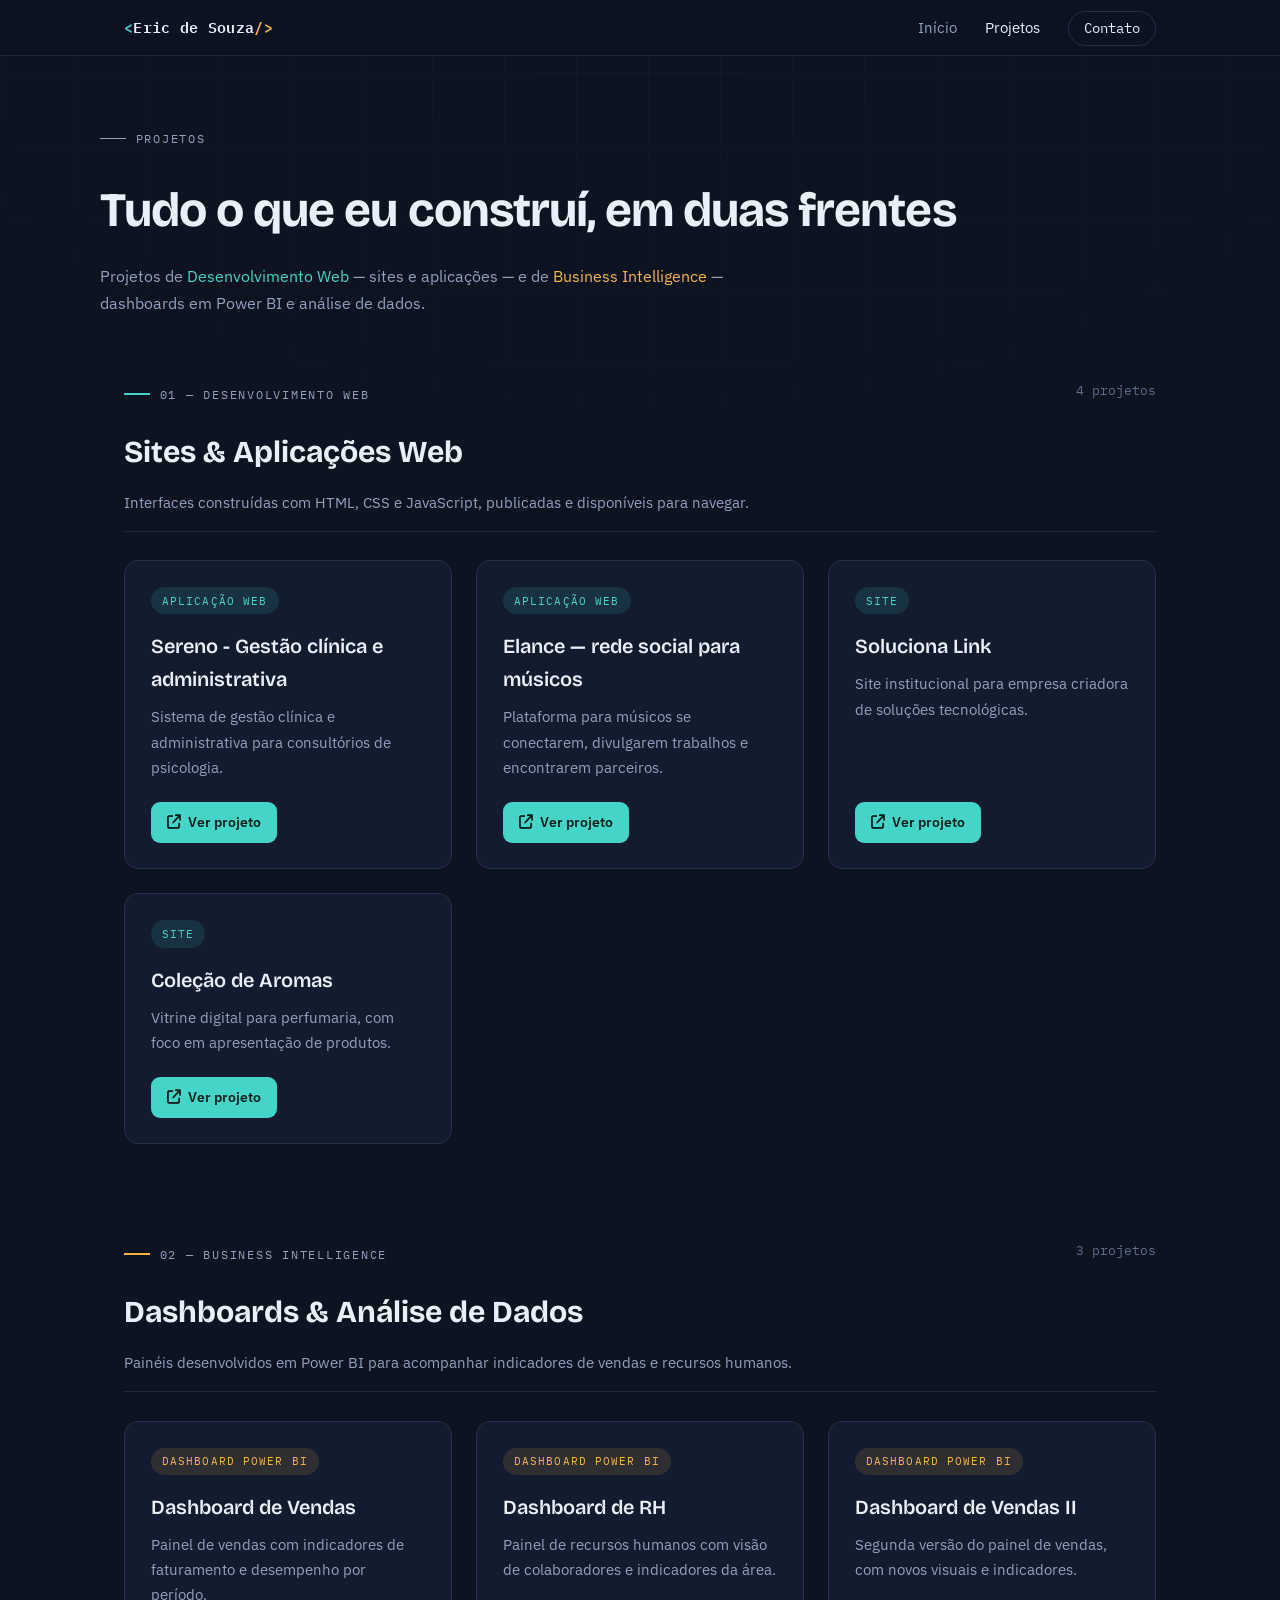
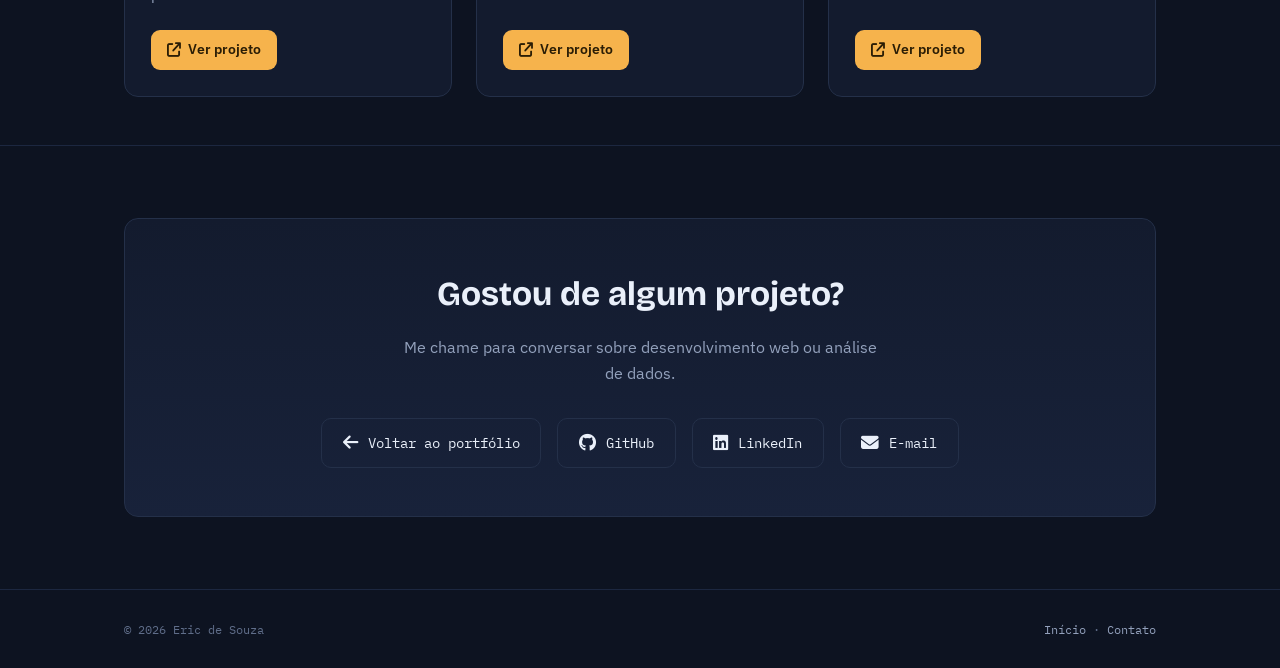
<file: demos.html>
<!DOCTYPE html>
<html lang="pt-BR">
<head>
    <meta charset="UTF-8">
    <meta name="viewport" content="width=device-width, initial-scale=1.0">
    <title>Projetos — Eric de Souza</title>
    <meta name="description" content="Projetos de Eric de Souza organizados em duas categorias: Desenvolvimento Web (sites e aplicações) e Business Intelligence (dashboards em Power BI).">
    <link rel="preconnect" href="https://fonts.googleapis.com">
    <link rel="preconnect" href="https://fonts.gstatic.com" crossorigin>
    <link href="https://fonts.googleapis.com/css2?family=Bricolage+Grotesque:wght@500;600;700&family=IBM+Plex+Sans:wght@400;500;600&family=IBM+Plex+Mono:wght@400;500;600&display=swap" rel="stylesheet">
    <link rel="stylesheet" href="https://cdnjs.cloudflare.com/ajax/libs/font-awesome/6.4.0/css/all.min.css">
    <link rel="stylesheet" href="style.css">
</head>
<body>

    <header class="nav">
        <div class="nav-inner">
            <a href="index.html" class="nav-logo">
                <span class="tick-web">&lt;</span>Eric de Souza<span class="tick-bi">/&gt;</span>
            </a>
            <nav aria-label="Navegação principal">
                <ul class="nav-links">
                    <li class="hide-mobile"><a href="index.html">Início</a></li>
                    <li><a href="demos.html" aria-current="page">Projetos</a></li>
                    <li><a href="index.html#contato" class="nav-cta">Contato</a></li>
                </ul>
            </nav>
        </div>
    </header>

    <main>

        <div class="container page-header">
            <p class="eyebrow">Projetos</p>
            <h1 style="font-family: var(--font-display); font-size: clamp(2rem, 5vw, 3rem); font-weight: 700; letter-spacing: -0.02em;">
                Tudo o que eu construí, em duas frentes
            </h1>
            <p style="color: var(--muted); max-width: 40rem; margin-top: 0.8rem;">
                Projetos de <span style="color: var(--web);">Desenvolvimento Web</span> — sites e aplicações —
                e de <span style="color: var(--bi);">Business Intelligence</span> — dashboards em Power BI e análise de dados.
            </p>
        </div>

        <!-- ============ DESENVOLVIMENTO WEB ============ -->
        <section class="category-section" id="web" aria-labelledby="titulo-web">
            <div class="container">
                <div class="category-head reveal">
                    <div>
                        <p class="eyebrow web-tick">01 — Desenvolvimento Web</p>
                        <h2 id="titulo-web">Sites & Aplicações Web</h2>
                    </div>
                    <span class="count">4 projetos</span>
                    <p class="category-desc">Interfaces construídas com HTML, CSS e JavaScript, publicadas e disponíveis para navegar.</p>
                </div>

                <div class="projects-grid">

   <article class="project-card web reveal">
                        <span class="project-tag">Aplicação Web</span>
                        <h3>Sereno - Gestão clínica e administrativa </h3>
                        <p>Sistema de gestão clínica e administrativa para consultórios de psicologia.</p>
                        <div class="project-links">
                            <a class="link-demo" href="https://erickizz.github.io/clinica/" target="_blank" rel="noopener noreferrer">
                                <i class="fas fa-arrow-up-right-from-square" aria-hidden="true"></i> Ver projeto
                            </a>
              
                        </div>
                    </article>
                    
                    <article class="project-card web reveal">
                        <span class="project-tag">Aplicação Web</span>
                        <h3>Elance — rede social para músicos</h3>
                        <p>Plataforma para músicos se conectarem, divulgarem trabalhos e encontrarem parceiros.</p>
                        <div class="project-links">
                            <a class="link-demo" href="https://erickizz.github.io/elance/" target="_blank" rel="noopener noreferrer">
                                <i class="fas fa-arrow-up-right-from-square" aria-hidden="true"></i> Ver projeto
                            </a>
              
                        </div>
                    </article>

                    <article class="project-card web reveal">
                        <span class="project-tag">Site</span>
                        <h3>Soluciona Link</h3>
                        <p>Site institucional para empresa criadora de soluções tecnológicas.</p>
                        <div class="project-links">
                            <a class="link-demo" href="https://erickizz.github.io/Soluciona-Link/index.html" target="_blank" rel="noopener noreferrer">
                                <i class="fas fa-arrow-up-right-from-square" aria-hidden="true"></i> Ver projeto
                            </a>
                   
                        </div>
                    </article>

                    <article class="project-card web reveal">
                        <span class="project-tag">Site</span>
                        <h3>Coleção de Aromas</h3>
                        <p>Vitrine digital para perfumaria, com foco em apresentação de produtos.</p>
                        <div class="project-links">
                            <a class="link-demo" href="https://erickizz.github.io/colecao-aromas/index.html" target="_blank" rel="noopener noreferrer">
                                <i class="fas fa-arrow-up-right-from-square" aria-hidden="true"></i> Ver projeto
                            </a>
                          
                        </div>
                    </article>

                </div>
            </div>
        </section>

        <!-- ============ BUSINESS INTELLIGENCE ============ -->
        <section class="category-section" id="bi" aria-labelledby="titulo-bi">
            <div class="container">
                <div class="category-head reveal">
                    <div>
                        <p class="eyebrow bi-tick">02 — Business Intelligence</p>
                        <h2 id="titulo-bi">Dashboards & Análise de Dados</h2>
                    </div>
                    <span class="count">3 projetos</span>
                    <p class="category-desc">Painéis desenvolvidos em Power BI para acompanhar indicadores de vendas e recursos humanos.</p>
                </div>

                <div class="projects-grid">

                    <article class="project-card bi reveal">
                        <span class="project-tag">Dashboard Power BI</span>
                        <h3>Dashboard de Vendas</h3>
                        <p>Painel de vendas com indicadores de faturamento e desempenho por período.</p>
                        <div class="project-links">
                            <a class="link-demo" href="https://erickizz.github.io/Dashboard_vendas/" target="_blank" rel="noopener noreferrer">
                                <i class="fas fa-arrow-up-right-from-square" aria-hidden="true"></i> Ver projeto
                            </a>
                        </div>
                    </article>

                    <article class="project-card bi reveal">
                        <span class="project-tag">Dashboard Power BI</span>
                        <h3>Dashboard de RH</h3>
                        <p>Painel de recursos humanos com visão de colaboradores e indicadores da área.</p>
                        <div class="project-links">
                            <a class="link-demo" href="https://erickizz.github.io/02_Dash_rh_o-antigo-e-o-3/" target="_blank" rel="noopener noreferrer">
                                <i class="fas fa-arrow-up-right-from-square" aria-hidden="true"></i> Ver projeto
                            </a>
                        </div>
                    </article>

                    <article class="project-card bi reveal">
                        <span class="project-tag">Dashboard Power BI</span>
                        <h3>Dashboard de Vendas II</h3>
                        <p>Segunda versão do painel de vendas, com novos visuais e indicadores.</p>
                        <div class="project-links">
                            <a class="link-demo" href="https://erickizz.github.io/02_Dash_rh/" target="_blank" rel="noopener noreferrer">
                                <i class="fas fa-arrow-up-right-from-square" aria-hidden="true"></i> Ver projeto
                            </a>
                        </div>
                    </article>

                </div>
            </div>
        </section>

        <!-- ============ CTA ============ -->
        <section class="contact">
            <div class="container">
                <div class="contact-box reveal">
                    <h2>Gostou de algum projeto?</h2>
                    <p>Me chame para conversar sobre desenvolvimento web ou análise de dados.</p>
                    <div class="contact-links">
                        <a href="index.html#contato">
                            <i class="fas fa-arrow-left" aria-hidden="true"></i> Voltar ao portfólio
                        </a>
                        <a href="https://github.com/Erickizz" target="_blank" rel="noopener noreferrer">
                            <i class="fab fa-github" aria-hidden="true"></i> GitHub
                        </a>
                          <a href="https://www.linkedin.com/in/eric-souza-273b02310?utm_source=share&utm_campaign=share_via&utm_content=profile&utm_medium=android_app" target="_blank" rel="noopener noreferrer">
                            <i class="fab fa-linkedin" aria-hidden="true"></i> LinkedIn
                        </a>
                        <a href="mailto:sdani31569@gmail.com">
                            <i class="fas fa-envelope" aria-hidden="true"></i> E-mail
                        </a>
                    </div>
                </div>
            </div>
        </section>

    </main>

    <footer>
        <div class="footer-inner">
            <span>© 2026 Eric de Souza</span>
            <span><a href="index.html">Início</a> · <a href="index.html#contato">Contato</a></span>
        </div>
    </footer>

    <script src="script.js"></script>
</body>
</html>
</file>
<file: style.css>
/* ============================================================
   Eric de Souza — Portfólio
   Design system: "código + dados"
   Web  = ciano  (--web)
   BI   = âmbar  (--bi)
   ============================================================ */

:root {
  --bg: #0d1321;
  --surface: #131b2e;
  --surface-2: #18223a;
  --line: #243049;
  --line-soft: #1c2740;
  --text: #eaf0fa;
  --muted: #93a1bc;
  --faint: #5f6d89;

  --web: #45d4c8;
  --web-soft: rgba(69, 212, 200, 0.12);
  --bi: #f6b34c;
  --bi-soft: rgba(246, 179, 76, 0.12);

  --font-display: "Bricolage Grotesque", "IBM Plex Sans", sans-serif;
  --font-body: "IBM Plex Sans", system-ui, sans-serif;
  --font-mono: "IBM Plex Mono", ui-monospace, monospace;

  --radius: 14px;
  --container: 1080px;
}

* { margin: 0; padding: 0; box-sizing: border-box; }

html { scroll-behavior: smooth; }

body {
  background: var(--bg);
  color: var(--text);
  font-family: var(--font-body);
  font-size: 1rem;
  line-height: 1.65;
  -webkit-font-smoothing: antialiased;
  overflow-x: hidden;
}

/* Grade de fundo sutil — gridlines de gráfico / grid de layout */
body::before {
  content: "";
  position: fixed;
  inset: 0;
  background-image:
    linear-gradient(var(--line-soft) 1px, transparent 1px),
    linear-gradient(90deg, var(--line-soft) 1px, transparent 1px);
  background-size: 72px 72px;
  opacity: 0.35;
  pointer-events: none;
  z-index: 0;
  mask-image: radial-gradient(ellipse 90% 70% at 50% 0%, #000 0%, transparent 75%);
  -webkit-mask-image: radial-gradient(ellipse 90% 70% at 50% 0%, #000 0%, transparent 75%);
}

main, header, footer { position: relative; z-index: 1; }

::selection { background: var(--web); color: #06201d; }

a { color: inherit; }

.container {
  max-width: var(--container);
  margin: 0 auto;
  padding: 0 1.5rem;
}

/* ---------- Navegação ---------- */
.nav {
  position: sticky;
  top: 0;
  z-index: 50;
  background: rgba(13, 19, 33, 0.82);
  backdrop-filter: blur(12px);
  -webkit-backdrop-filter: blur(12px);
  border-bottom: 1px solid var(--line-soft);
}

.nav-inner {
  max-width: var(--container);
  margin: 0 auto;
  padding: 0.9rem 1.5rem;
  display: flex;
  align-items: center;
  justify-content: space-between;
  gap: 1rem;
}

.nav-logo {
  font-family: var(--font-mono);
  font-size: 0.95rem;
  font-weight: 600;
  text-decoration: none;
  letter-spacing: 0.02em;
  white-space: nowrap;
}

.nav-logo .tick-web { color: var(--web); }
.nav-logo .tick-bi { color: var(--bi); }

.nav-links {
  display: flex;
  align-items: center;
  gap: 1.75rem;
  list-style: none;
}

.nav-links a {
  font-size: 0.92rem;
  color: var(--muted);
  text-decoration: none;
  transition: color 0.2s ease;
}

.nav-links a:hover,
.nav-links a[aria-current="page"] { color: var(--text); }

.nav-links a.nav-cta {
  color: var(--text);
  font-family: var(--font-mono);
  font-size: 0.85rem;
  padding: 0.45rem 0.95rem;
  border: 1px solid var(--line);
  border-radius: 999px;
  transition: border-color 0.2s ease, background 0.2s ease;
}

.nav-links a.nav-cta:hover {
  border-color: var(--web);
  background: var(--web-soft);
}

/* ---------- Hero ---------- */
.hero {
  padding: 6.5rem 0 5rem;
}

.hero-grid {
  display: grid;
  grid-template-columns: 1.15fr 0.85fr;
  gap: 3.5rem;
  align-items: center;
}

.eyebrow {
  font-family: var(--font-mono);
  font-size: 0.78rem;
  letter-spacing: 0.14em;
  text-transform: uppercase;
  color: var(--muted);
  display: flex;
  align-items: center;
  gap: 0.6rem;
  margin-bottom: 1.4rem;
}

.eyebrow::before {
  content: "";
  width: 26px;
  height: 1px;
  background: var(--muted);
  display: inline-block;
}

.hero h1 {
  font-family: var(--font-display);
  font-size: clamp(2.6rem, 6vw, 4.2rem);
  font-weight: 700;
  line-height: 1.05;
  letter-spacing: -0.02em;
  margin-bottom: 1.4rem;
}

.hero h1 .accent-web { color: var(--web); }
.hero h1 .accent-bi { color: var(--bi); }

.hero-sub {
  font-size: 1.12rem;
  color: var(--muted);
  max-width: 34rem;
  margin-bottom: 2.2rem;
}

.hero-tags {
  display: flex;
  flex-wrap: wrap;
  gap: 0.6rem;
  margin-bottom: 2.4rem;
}

.chip {
  font-family: var(--font-mono);
  font-size: 0.78rem;
  padding: 0.35rem 0.85rem;
  border-radius: 999px;
  border: 1px solid var(--line);
  color: var(--muted);
}

.chip.web { border-color: rgba(69, 212, 200, 0.4); color: var(--web); background: var(--web-soft); }
.chip.bi { border-color: rgba(246, 179, 76, 0.4); color: var(--bi); background: var(--bi-soft); }

.hero-actions { display: flex; flex-wrap: wrap; gap: 0.9rem; }

.btn {
  display: inline-flex;
  align-items: center;
  gap: 0.5rem;
  font-family: var(--font-body);
  font-weight: 600;
  font-size: 0.95rem;
  text-decoration: none;
  padding: 0.8rem 1.5rem;
  border-radius: 10px;
  transition: transform 0.2s ease, box-shadow 0.2s ease, background 0.2s ease, border-color 0.2s ease;
}

.btn-primary {
  background: var(--web);
  color: #06201d;
}

.btn-primary:hover {
  transform: translateY(-2px);
  box-shadow: 0 8px 24px rgba(69, 212, 200, 0.25);
}

.btn-ghost {
  border: 1px solid var(--line);
  color: var(--text);
}

.btn-ghost:hover {
  border-color: var(--muted);
  transform: translateY(-2px);
}

/* Painel do hero: gráfico que cresce ao carregar */
.hero-visual {
  background: linear-gradient(180deg, var(--surface) 0%, var(--surface-2) 100%);
  border: 1px solid var(--line);
  border-radius: var(--radius);
  padding: 1.4rem 1.4rem 1.1rem;
  box-shadow: 0 24px 60px rgba(0, 0, 0, 0.35);
}

.hero-visual-head {
  display: flex;
  align-items: center;
  justify-content: space-between;
  font-family: var(--font-mono);
  font-size: 0.72rem;
  color: var(--faint);
  letter-spacing: 0.08em;
  margin-bottom: 0.9rem;
}

.hero-visual-head .dots { display: flex; gap: 5px; }
.hero-visual-head .dots span {
  width: 8px; height: 8px; border-radius: 50%;
  background: var(--line);
}

.hero-chart {
  display: flex;
  align-items: flex-end;
  gap: 10px;
  height: 150px;
  padding-top: 0.5rem;
  border-bottom: 1px solid var(--line);
}

.hero-chart .bar {
  flex: 1;
  border-radius: 5px 5px 0 0;
  background: linear-gradient(180deg, var(--web) 0%, rgba(69, 212, 200, 0.25) 100%);
  transform-origin: bottom;
  animation: growBar 0.9s cubic-bezier(0.22, 1, 0.36, 1) both;
}

.hero-chart .bar.bi-bar {
  background: linear-gradient(180deg, var(--bi) 0%, rgba(246, 179, 76, 0.25) 100%);
}

.hero-chart .bar:nth-child(1) { height: 42%; animation-delay: 0.15s; }
.hero-chart .bar:nth-child(2) { height: 68%; animation-delay: 0.25s; }
.hero-chart .bar:nth-child(3) { height: 55%; animation-delay: 0.35s; }
.hero-chart .bar:nth-child(4) { height: 88%; animation-delay: 0.45s; }
.hero-chart .bar:nth-child(5) { height: 62%; animation-delay: 0.55s; }
.hero-chart .bar:nth-child(6) { height: 100%; animation-delay: 0.65s; }

@keyframes growBar {
  from { transform: scaleY(0); }
  to { transform: scaleY(1); }
}

.hero-chart-labels {
  display: flex;
  justify-content: space-between;
  font-family: var(--font-mono);
  font-size: 0.68rem;
  color: var(--faint);
  padding-top: 0.6rem;
}

.hero-code-line {
  font-family: var(--font-mono);
  font-size: 0.78rem;
  color: var(--muted);
  margin-top: 1rem;
  overflow: hidden;
  white-space: nowrap;
  text-overflow: ellipsis;
}

.hero-code-line .kw { color: var(--web); }
.hero-code-line .str { color: var(--bi); }

/* ---------- Seções ---------- */
section { padding: 4.5rem 0; }

.section-head { margin-bottom: 2.6rem; }

.section-head h2 {
  font-family: var(--font-display);
  font-size: clamp(1.7rem, 3.5vw, 2.3rem);
  font-weight: 700;
  letter-spacing: -0.01em;
  margin-top: 0.4rem;
}

.section-head p {
  color: var(--muted);
  max-width: 38rem;
  margin-top: 0.7rem;
}

.eyebrow.web-tick::before { background: var(--web); height: 2px; }
.eyebrow.bi-tick::before { background: var(--bi); height: 2px; }

/* ---------- Sobre / Stack ---------- */
.about-grid {
  display: grid;
  grid-template-columns: 1fr 1fr;
  gap: 1.5rem;
}

.stack-card {
  background: var(--surface);
  border: 1px solid var(--line);
  border-radius: var(--radius);
  padding: 1.8rem;
}

.stack-card h3 {
  font-family: var(--font-display);
  font-size: 1.15rem;
  font-weight: 600;
  display: flex;
  align-items: center;
  gap: 0.6rem;
  margin-bottom: 0.5rem;
}

.stack-card h3 i { font-size: 1rem; }
.stack-card.card-web h3 i { color: var(--web); }
.stack-card.card-bi h3 i { color: var(--bi); }

.stack-card > p {
  color: var(--muted);
  font-size: 0.95rem;
  margin-bottom: 1.3rem;
}

.stack-list {
  display: flex;
  flex-wrap: wrap;
  gap: 0.55rem;
  list-style: none;
}

.stack-list li {
  font-family: var(--font-mono);
  font-size: 0.8rem;
  color: var(--text);
  background: var(--surface-2);
  border: 1px solid var(--line);
  border-radius: 8px;
  padding: 0.45rem 0.8rem;
  display: inline-flex;
  align-items: center;
  gap: 0.5rem;
}

.stack-list li img {
  width: 16px;
  height: 16px;
  object-fit: contain;
}

/* ---------- Projetos ---------- */
.projects-grid {
  display: grid;
  grid-template-columns: repeat(auto-fill, minmax(300px, 1fr));
  gap: 1.5rem;
}

.project-card {
  display: flex;
  flex-direction: column;
  background: var(--surface);
  border: 1px solid var(--line);
  border-radius: var(--radius);
  padding: 1.6rem;
  transition: transform 0.25s ease, border-color 0.25s ease, box-shadow 0.25s ease;
}

.project-card:hover {
  transform: translateY(-5px);
  box-shadow: 0 16px 40px rgba(0, 0, 0, 0.35);
}

.project-card.web:hover { border-color: rgba(69, 212, 200, 0.5); }
.project-card.bi:hover { border-color: rgba(246, 179, 76, 0.5); }

.project-tag {
  font-family: var(--font-mono);
  font-size: 0.7rem;
  letter-spacing: 0.1em;
  text-transform: uppercase;
  align-self: flex-start;
  padding: 0.28rem 0.7rem;
  border-radius: 999px;
  margin-bottom: 1rem;
}

.project-card.web .project-tag { color: var(--web); background: var(--web-soft); }
.project-card.bi .project-tag { color: var(--bi); background: var(--bi-soft); }

.project-card h3 {
  font-family: var(--font-display);
  font-size: 1.25rem;
  font-weight: 600;
  margin-bottom: 0.5rem;
}

.project-card > p {
  color: var(--muted);
  font-size: 0.95rem;
  flex-grow: 1;
  margin-bottom: 1.4rem;
}

.project-links {
  display: flex;
  flex-wrap: wrap;
  gap: 0.7rem;
}

.project-links a {
  display: inline-flex;
  align-items: center;
  gap: 0.45rem;
  font-size: 0.88rem;
  font-weight: 600;
  text-decoration: none;
  padding: 0.55rem 1rem;
  border-radius: 9px;
  transition: transform 0.2s ease, background 0.2s ease, border-color 0.2s ease;
}

.project-links a:hover { transform: translateY(-2px); }

.link-demo { color: #06201d; background: var(--web); }
.project-card.bi .link-demo { color: #2a1d05; background: var(--bi); }

.link-code {
  color: var(--text);
  border: 1px solid var(--line);
}

.link-code:hover { border-color: var(--muted); }

.projects-cta { text-align: center; margin-top: 2.8rem; }

/* ---------- Contato ---------- */
.contact {
  border-top: 1px solid var(--line-soft);
}

.contact-box {
  background: linear-gradient(180deg, var(--surface) 0%, var(--surface-2) 100%);
  border: 1px solid var(--line);
  border-radius: var(--radius);
  padding: 3rem 2rem;
  text-align: center;
}

.contact-box h2 {
  font-family: var(--font-display);
  font-size: clamp(1.6rem, 3vw, 2.1rem);
  font-weight: 700;
  margin-bottom: 0.7rem;
}

.contact-box p {
  color: var(--muted);
  max-width: 30rem;
  margin: 0 auto 2rem;
}

.contact-links {
  display: flex;
  justify-content: center;
  flex-wrap: wrap;
  gap: 1rem;
}

.contact-links a {
  display: inline-flex;
  align-items: center;
  gap: 0.6rem;
  font-family: var(--font-mono);
  font-size: 0.9rem;
  text-decoration: none;
  color: var(--text);
  border: 1px solid var(--line);
  border-radius: 10px;
  padding: 0.75rem 1.3rem;
  transition: transform 0.2s ease, border-color 0.2s ease, background 0.2s ease;
}

.contact-links a:hover {
  transform: translateY(-2px);
  border-color: var(--web);
  background: var(--web-soft);
}

.contact-links a i { font-size: 1.1rem; }

/* ---------- Rodapé ---------- */
footer {
  border-top: 1px solid var(--line-soft);
  padding: 1.8rem 0;
}

.footer-inner {
  max-width: var(--container);
  margin: 0 auto;
  padding: 0 1.5rem;
  display: flex;
  align-items: center;
  justify-content: space-between;
  gap: 1rem;
  font-family: var(--font-mono);
  font-size: 0.78rem;
  color: var(--faint);
}

.footer-inner a { color: var(--muted); text-decoration: none; }
.footer-inner a:hover { color: var(--text); }

/* ---------- Página de projetos ---------- */
.page-header { padding: 4.5rem 0 1rem; }

.category-section { padding: 3rem 0; }

.category-head {
  display: flex;
  align-items: baseline;
  justify-content: space-between;
  flex-wrap: wrap;
  gap: 0.5rem;
  margin-bottom: 1.8rem;
  padding-bottom: 1rem;
  border-bottom: 1px solid var(--line-soft);
}

.category-head .count {
  font-family: var(--font-mono);
  font-size: 0.8rem;
  color: var(--faint);
}

.category-head h2 {
  font-family: var(--font-display);
  font-size: clamp(1.5rem, 3vw, 1.9rem);
  font-weight: 700;
  margin-top: 0.35rem;
}

.category-head .category-desc {
  flex-basis: 100%;
  color: var(--muted);
  font-size: 0.95rem;
  margin-top: 0.3rem;
}

/* ---------- Animações de entrada ---------- */
.reveal {
  opacity: 0;
  transform: translateY(22px);
  transition: opacity 0.6s ease, transform 0.6s ease;
}

.reveal.visible {
  opacity: 1;
  transform: translateY(0);
}

/* ---------- Acessibilidade e movimento reduzido ---------- */
a:focus-visible, button:focus-visible {
  outline: 2px solid var(--web);
  outline-offset: 3px;
  border-radius: 6px;
}

@media (prefers-reduced-motion: reduce) {
  html { scroll-behavior: auto; }
  .reveal { opacity: 1; transform: none; transition: none; }
  .hero-chart .bar { animation: none; }
  * { transition-duration: 0.01ms !important; }
}

/* ---------- Responsivo ---------- */
@media (max-width: 900px) {
  .hero-grid { grid-template-columns: 1fr; gap: 2.5rem; }
  .hero { padding: 4.5rem 0 3.5rem; }
  .about-grid { grid-template-columns: 1fr; }
}

@media (max-width: 640px) {
  .nav-links { gap: 1rem; }
  .nav-links .hide-mobile { display: none; }
  section { padding: 3.2rem 0; }
  .projects-grid { grid-template-columns: 1fr; }
  .footer-inner { flex-direction: column; text-align: center; }
  .contact-links a { width: 100%; justify-content: center; }
  .hero-actions .btn { width: 100%; justify-content: center; }
}
</file>
